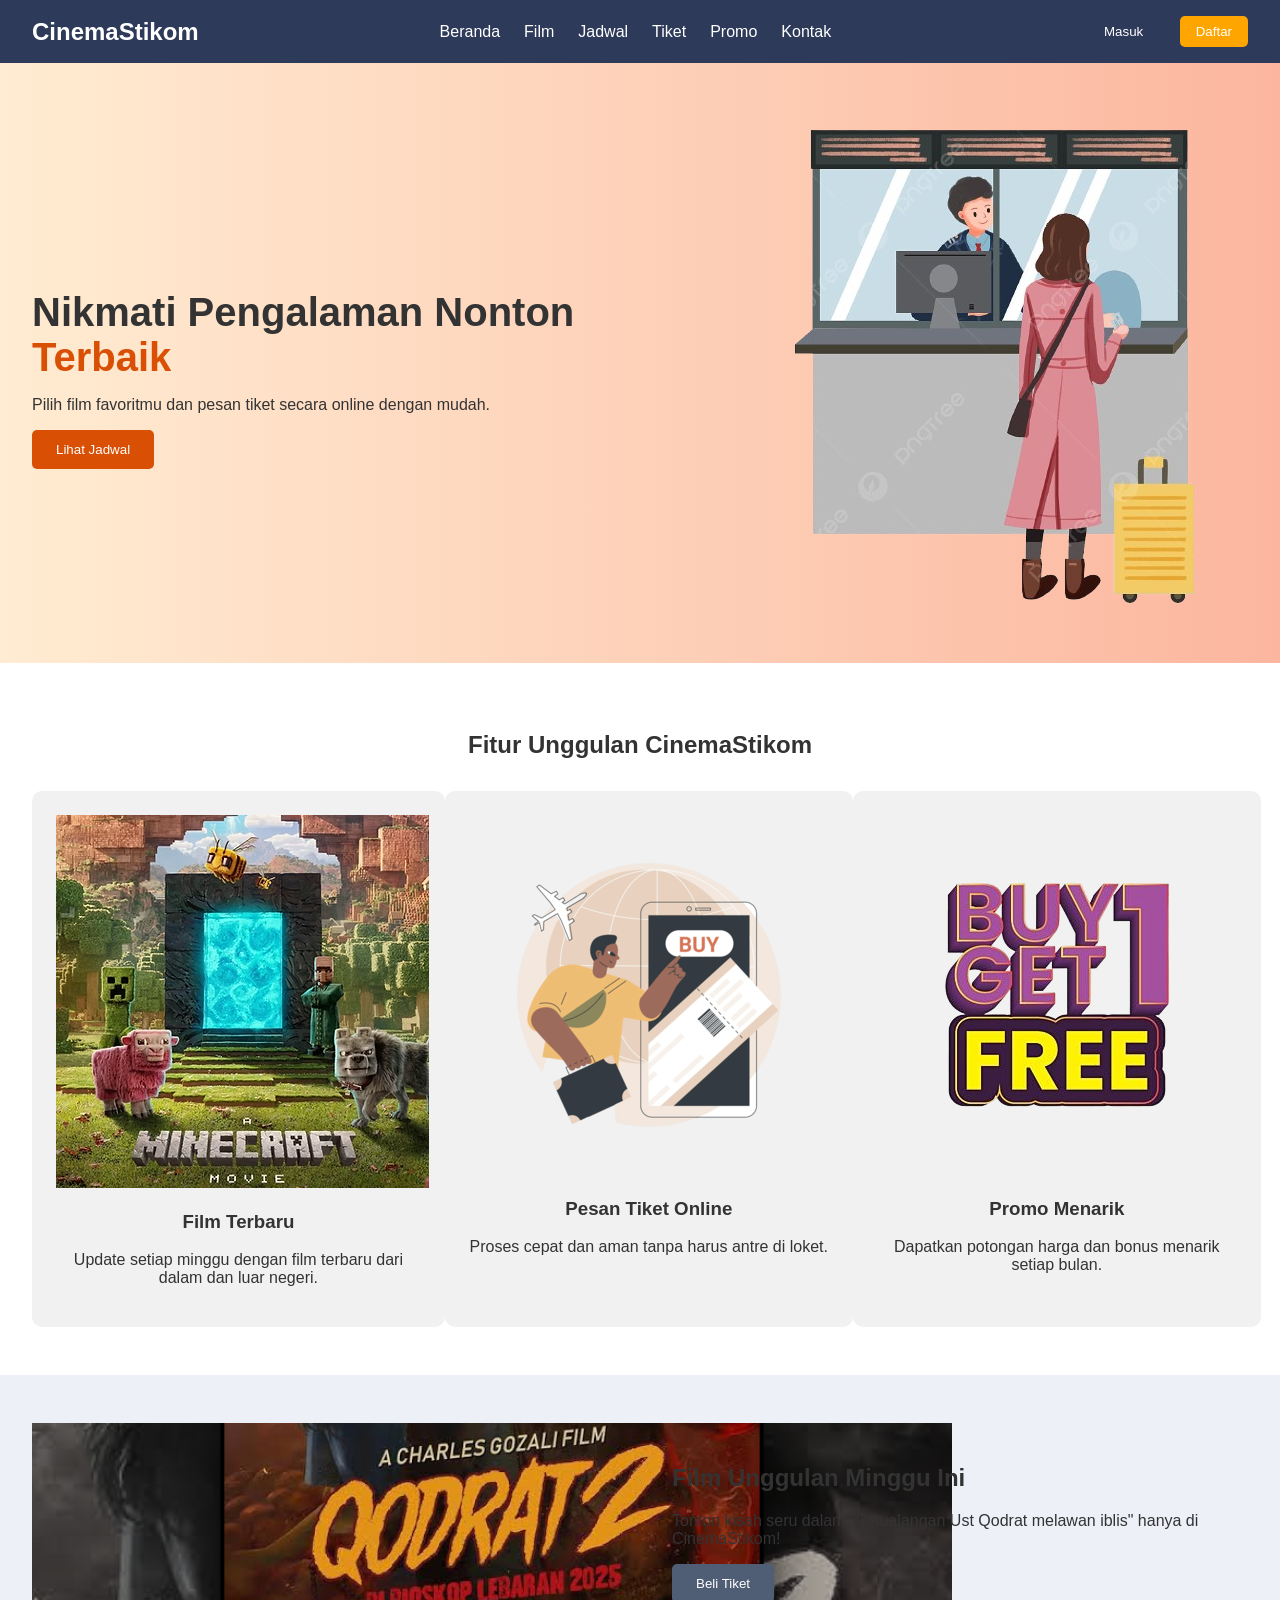
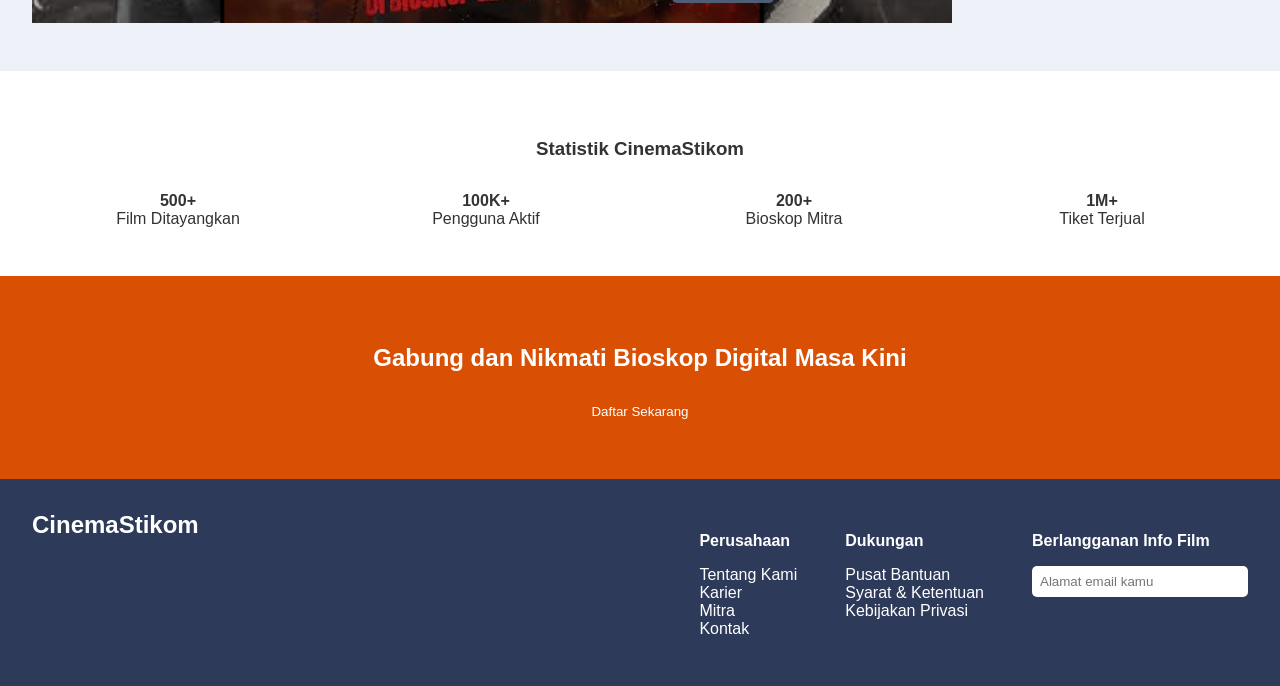
<file: index.html>
<!DOCTYPE html>
<html lang="en">
<head>
  <meta charset="UTF-8" />
  <meta name="viewport" content="width=device-width, initial-scale=1.0" />
  <title>CinemaKu</title>
  <link rel="stylesheet" href="web.css" />
</head>
<body>
  <header class="navbar">
    <div class="logo">CinemaStikom</div>
    <nav>
      <ul>
        <li><a href="#">Beranda</a></li>
        <li><a href="#">Film</a></li>
        <li><a href="#">Jadwal</a></li>
        <li><a href="#">Tiket</a></li>
        <li><a href="#">Promo</a></li>
        <li><a href="#">Kontak</a></li>
      </ul>
    </nav>
    <div class="auth-buttons">
      <button class="login">Masuk</button>
      <button class="signup">Daftar</button>
    </div>
  </header>

  <section class="hero">
    <div class="hero-text">
      <h1>Nikmati Pengalaman Nonton <span>Terbaik</span></h1>
      <p>Pilih film favoritmu dan pesan tiket secara online dengan mudah.</p>
      <button class="primary">Lihat Jadwal</button>
    </div>
    <div class="hero-img">
      <img src="Beli Tiket PNG.png" alt="Gambar Utama" />
    </div>
  </section>

  <section class="features">
    <h2>Fitur Unggulan CinemaStikom</h2>
    <div class="cards">
      <div class="card">
        <img src="Mcpe mov.avif" alt="Film Terbaru" />
        <h3>Film Terbaru</h3>
        <p>Update setiap minggu dengan film terbaru dari dalam dan luar negeri.</p>
      </div>
      <div class="card">
        <img src="Beli Tiket Cinema.png" alt="Pesan Tiket" />
        <h3>Pesan Tiket Online</h3>
        <p>Proses cepat dan aman tanpa harus antre di loket.</p>
      </div>
      <div class="card">
        <img src="Buy_1_Get_1-removebg-preview.png" alt="Promo Menarik" />
        <h3>Promo Menarik</h3>
        <p>Dapatkan potongan harga dan bonus menarik setiap bulan.</p>
      </div>
    </div>
  </section>

  <section class="case-study">
    <div class="image">
      <img src="Qodrat2 Edit.png" alt="Film Unggulan" style="width:920px;height:200px;"/>
    </div>
    <div class="text">
      <h2>Film Unggulan Minggu Ini</h2>
      <p>Tonton kisah seru dalam "Petualangan Ust Qodrat melawan iblis" hanya di CinemaStikom!</p>
      <button class="secondary">Beli Tiket</button>
    </div>
  </section>

  <section class="stats">
    <h3>Statistik CinemaStikom</h3>
    <div class="stat-grid">
      <div><strong>500+</strong><br>Film Ditayangkan</div>
      <div><strong>100K+</strong><br>Pengguna Aktif</div>
      <div><strong>200+</strong><br>Bioskop Mitra</div>
      <div><strong>1M+</strong><br>Tiket Terjual</div>
    </div>
  </section>

  <section class="cta">
    <h2>Gabung dan Nikmati Bioskop Digital Masa Kini</h2>
    <button class="primary">Daftar Sekarang</button>
  </section>

  <footer>
    <div class="footer-content">
      <div class="footer-brand">CinemaStikom</div>
      <div class="footer-links">
        <div>
          <h4>Perusahaan</h4>
          <ul>
            <li><a href="#">Tentang Kami</a></li>
            <li><a href="#">Karier</a></li>
            <li><a href="#">Mitra</a></li>
            <li><a href="#">Kontak</a></li>
          </ul>
        </div>
        <div>
          <h4>Dukungan</h4>
          <ul>
            <li><a href="#">Pusat Bantuan</a></li>
            <li><a href="#">Syarat & Ketentuan</a></li>
            <li><a href="#">Kebijakan Privasi</a></li>
          </ul>
        </div>
        <div class="subscribe">
          <h4>Berlangganan Info Film</h4>
          <input type="email" placeholder="Alamat email kamu" />
        </div>
      </div>
    </div>
  </footer>
</body>
</html>
</file>
<file: web.css>
body {
    font-family: 'Segoe UI', Tahoma, Geneva, Verdana, sans-serif;
    margin: 0;
    padding: 0;
    background-color: #f9f9f9;
    color: #333;
  }
  
  .navbar {
    display: flex;
    justify-content: space-between;
    align-items: center;
    background-color: #2e3a59;
    padding: 1rem 2rem;
    color: white;
  }
  
  .logo {
    font-size: 1.5rem;
    font-weight: bold;
  }
  
  nav ul {
    list-style: none;
    display: flex;
    gap: 1.5rem;
    margin: 0;
    padding: 0;
  }
  
  nav a {
    color: white;
    text-decoration: none;
    font-weight: 500;
  }

  .auth-buttons button {
    margin-left: 1rem;
    padding: 0.5rem 1rem;
    border: none;
    border-radius: 5px;
    cursor: pointer;
  }
  
  .login {
    background-color: transparent;
    color: white;
    border: 1px solid white;
  }
  
  .signup {
    background-color: #ffa500;
    color: white;
  }
  
  .hero {
    display: flex;
    justify-content: space-between;
    align-items: center;
    padding: 3rem 2rem;
    background: linear-gradient(to right, #ffecd2, #fcb69f);
  }
  
  .hero-text {
    max-width: 50%;
  }
  
  .hero-text h1 {
    font-size: 2.5rem;
    margin-bottom: 1rem;
  }
  
  .hero-text span {
    color: #d94f04;
  }
  
  .primary {
    background-color: #d94f04;
    color: white;
    padding: 0.75rem 1.5rem;
    border: none;
    border-radius: 5px;
    cursor: pointer;
  }
  
  .features {
    padding: 3rem 2rem;
    background-color: #fff;
    text-align: center;
  }
  
  .cards {
    display: flex;
    justify-content: space-around;
    margin-top: 2rem;
  }
  
  .card {
    background-color: #f1f1f1;
    padding: 1.5rem;
    border-radius: 10px;
    width: 30%;
  }
  
  .case-study {
    display: flex;
    align-items: center;
    padding: 3rem 2rem;
    background-color: #eef0f8;
  }
  
  .case-study .image {
    background-color: #ccc;
    width: 50%;
    height: 200px;
    margin-right: 2rem;
    image-rendering: auto;
  }
  
  .case-study .text {
    flex: 1;
  }
  
  .secondary {
    background-color: #4f5d75;
    color: white;
    padding: 0.75rem 1.5rem;
    border: none;
    border-radius: 5px;
    cursor: pointer;
  }
  
  .stats {
    background-color: #fff;
    text-align: center;
    padding: 3rem 2rem;
  }
  
  .stat-grid {
    display: grid;
    grid-template-columns: repeat(4, 1fr);
    margin-top: 2rem;
    gap: 1rem;
  }
  
  .cta {
    background-color: #d94f04;
    color: white;
    text-align: center;
    padding: 3rem 2rem;
  }
  
  footer {
    background-color: #2e3a59;
    color: white;
    padding: 2rem;
  }
  
  .footer-content {
    display: flex;
    justify-content: space-between;
    flex-wrap: wrap;
  }
  
  .footer-brand {
    font-size: 1.5rem;
    font-weight: bold;
  }
  
  .footer-links {
    display: flex;
    gap: 3rem;
  }
  
  .footer-links h4 {
    margin-bottom: 0.5rem;
  }
  
  .footer-links ul {
    list-style: none;
    padding: 0;
  }
  
  .footer-links a {
    color: white;
    text-decoration: none;
  }
  
  .subscribe input {
    padding: 0.5rem;
    border-radius: 5px;
    border: none;
    margin-top: 0.5rem;
    width: 200px;
  }
</file>
